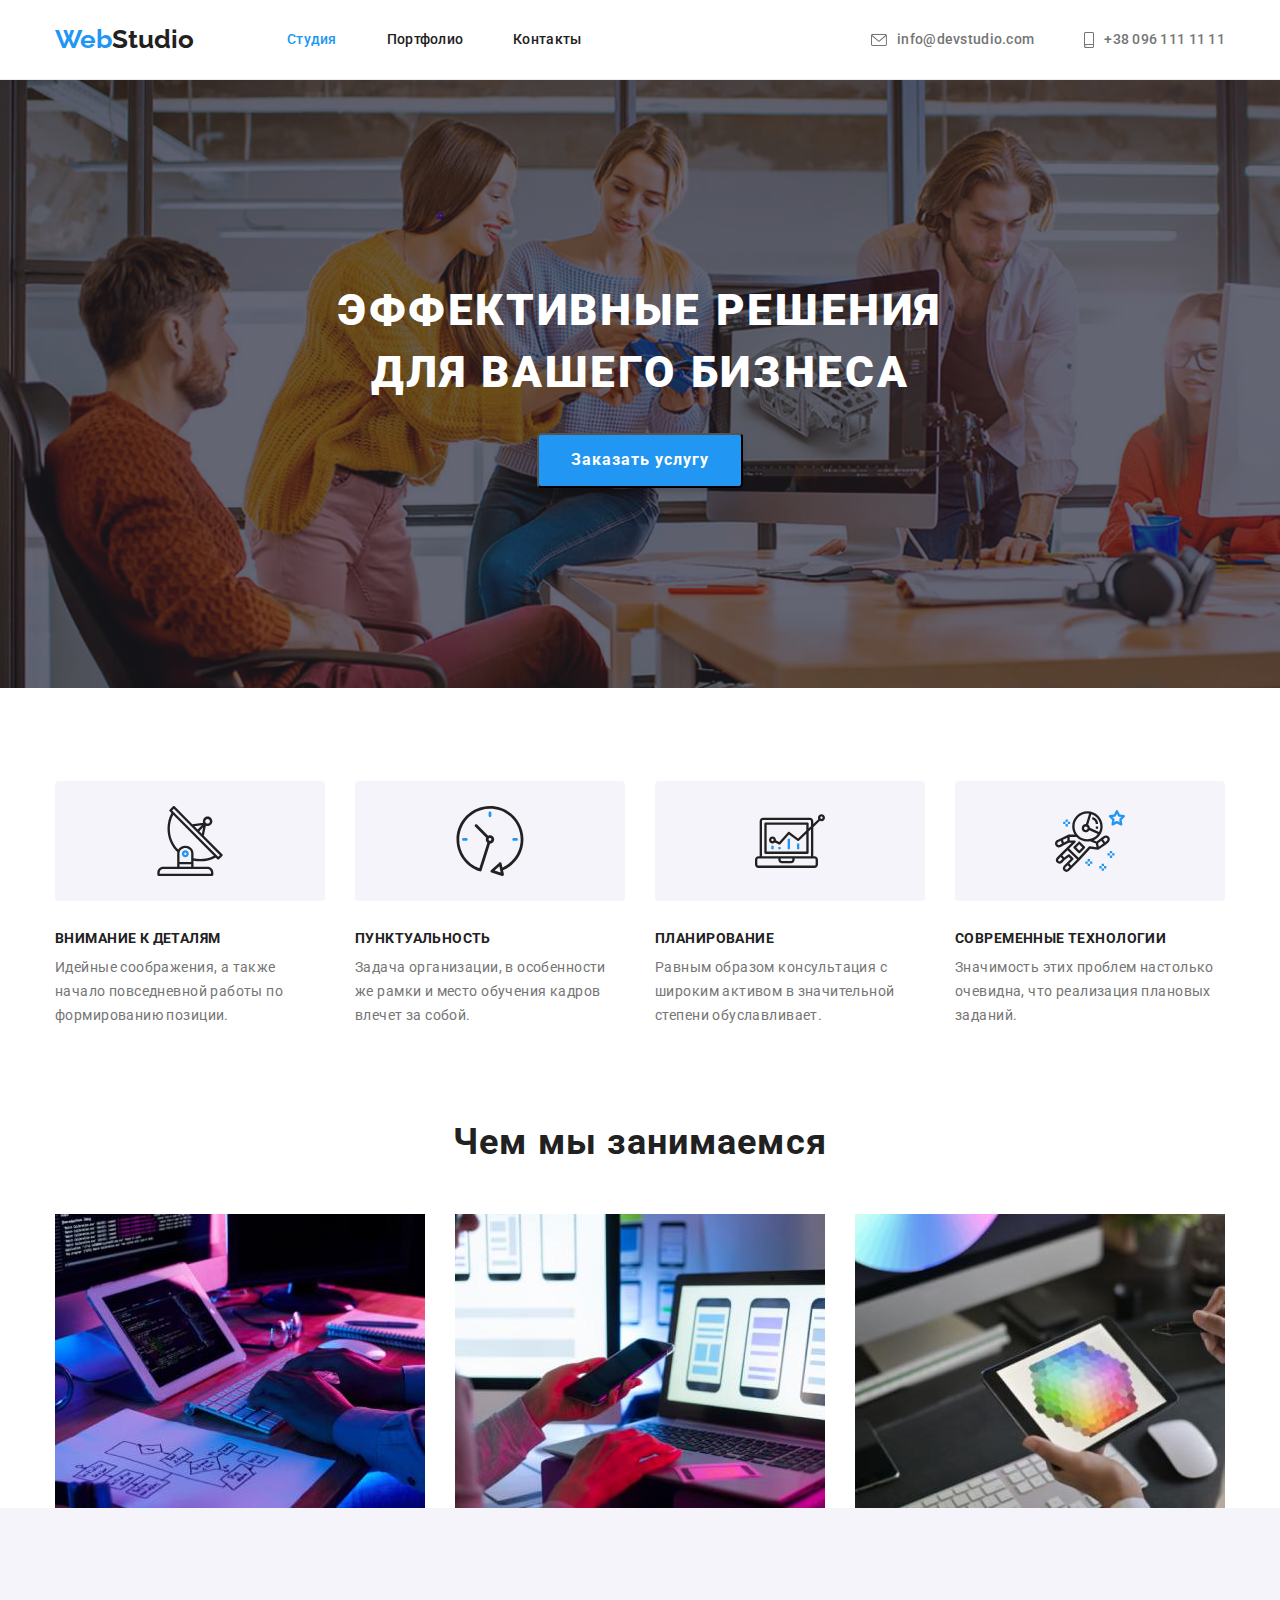
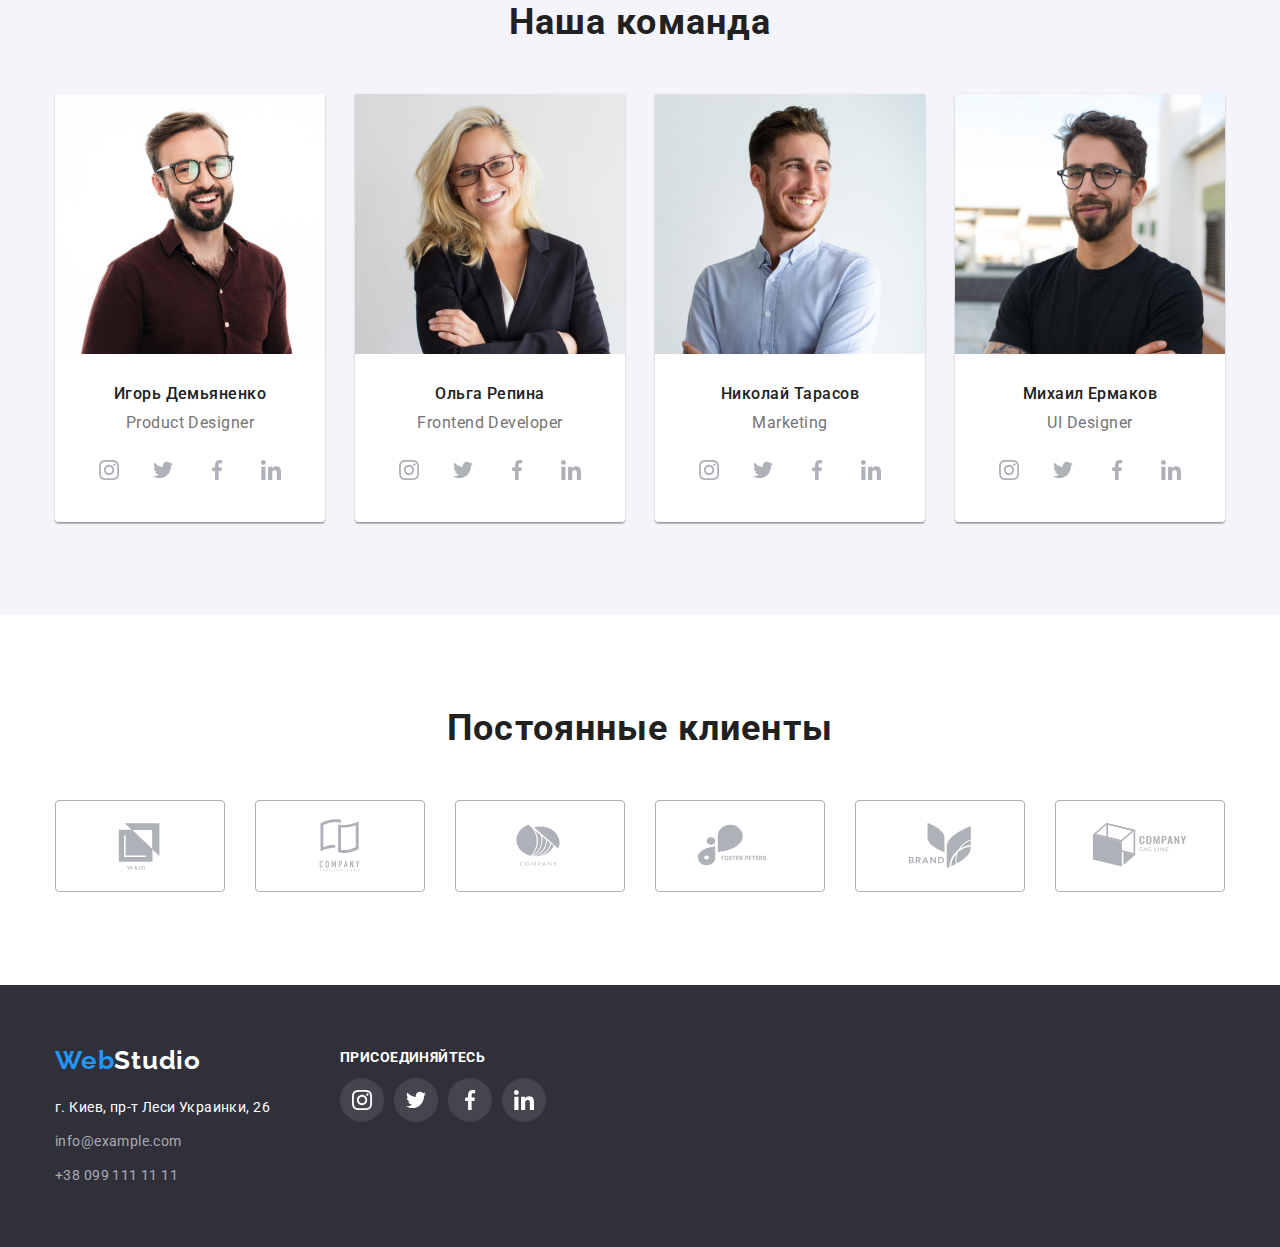
<file: index.html>
<!DOCTYPE html>
<html lang="ru">
  <head>
    <meta charset="UTF-8" />
    <meta http-equiv="X-UA-Compatible" content="IE=edge" />
    <meta name="viewport" content="width=device-width, initial-scale=1.0" />
    <title>Web Studio</title>
    <link
      rel="stylesheet"
      href="https://cdnjs.cloudflare.com/ajax/libs/modern-normalize/1.0.0/modern-normalize.min.css"/>
    <link rel="preconnect" href="https://fonts.googleapis.com" />
    <link rel="preconnect" href="https://fonts.gstatic.com" crossorigin />
    <link
      href="https://fonts.googleapis.com/css2?family=Raleway:wght@700&family=Roboto:wght@400;500;700;900&display=swap"
      rel="stylesheet"/>
    <link rel="stylesheet" href="./css/styles.css" />
  </head>
  <body>
    <!--Шапка сайта-->
    <header class="header">
      <div class="container">
        <nav class="nav">
          <a class="logo" href="./index.html"
            ><span class="accent">Web</span>Studio</a>

          <ul class="site-nav">
            <li class="saitt-nav-list">
              <a class="link active" href="./index.html">Студия</a>
            </li>
            <li class="saitt-nav-list">
              <a class="link" href="./portfolio.html">Портфолио</a>
            </li>
            <li class="saitt-nav-list">
              <a class="link" href="">Контакты</a>
            </li>
          </ul>
        </nav>

        <ul class="adres-lin">
          <li class="link-links">
            <a class="adres-link" href="mailto:info@devstudio.com" ><svg class="adrec-icon" width="16" height="12" ><use href="./images/sprait.svg#icon-mail"></use></svg> info@devstudio.com</a>
          </li>
          <li class="link-links tel">
            <a class="adres-link" href="tel:+380961111111"><svg class="adrec-icon" width="10" height="16" ><use href="./images/sprait.svg#icon-phone"></use></svg>+38 096 111 11 11</a>
          </li>
        </ul>
      </div>
    </header>

    <main>
      <!--Герой-->
      <section class="hero">
        <div class="container">
          <h1 class="hero-text">Эффективные решения для вашего бизнеса</h1>
          <button class="button-hero" type="button">Заказать услугу</button>
        </div>
      </section>
      <!--Особенности-->
      <section class="section">
        <!-- <h2 class="features">Особинности</h2> -->
        <div class="container specifics">

          <ul class="section-titel">
            <li class="specifics-list">
              <div class="sprcific-card">
                <svg class="specifics-icon" width="70" height="70"><use  href="./images/sprait.svg#icon-antenna"></use></svg>
              </div>
              <h3 class="titel-features">Внимание к деталям</h3>
              <p class="list-feat">
                Идейные соображения, а также начало повседневной работы по
                формированию позиции.
              </p>
            </li>

            <li class="specifics-list">
              <div class="sprcific-card">
                <svg class="specifics-icon" width="70" height="70"><use  href="./images/sprait.svg#icon-clock"></use></svg>
              </div>
              <h3 class="titel-features">Пунктуальность</h3>
              <p class="list-feat">
                Задача организации, в особенности же рамки и место обучения
                кадров влечет за собой.
              </p>
            </li>
            <li class="specifics-list">
              <div class="sprcific-card">
                <svg class="specifics-icon" width="70" height="70"><use href="./images/sprait.svg#icon-diagram"></use></svg>
              </div>
              <h3 class="titel-features">Планирование</h3>
              <p class="list-feat">
                Равным образом консультация с широким активом в значительной
                степени обуславливает.
              </p>
            </li>
            <li class="specifics-list">
              <div class="sprcific-card">
                <svg class="specifics-icon" width="70" height="70"><use href="./images/sprait.svg#icon-astronaut"></use></svg>
              </div>
              <h3 class="titel-features">Современные технологии</h3>
              <p class="list-feat">
                Значимость этих проблем настолько очевидна, что реализация
                плановых заданий.
              </p>
            </li>
          </ul>
        </div>
      </section>
      <!--Чем ми занимаемся-->

      <section>
        <div class="container">
          <h2 class="about-title">Чем мы занимаемся</h2>
            <ul class="foto">
              <li class="foto-list">
                <img
                  src="./images/disain.jpg"
                  alt="проектируємо розробляємо"
                  width="370"/>
              </li>
              <li class="foto-list">
                <img
                  src="./images/work.jpg"
                  alt="розробляемо на разниє устройства"
                  width="370"/>
              </li>
              <li class="foto-list">
                <img
                  src="./images/app.jpg"
                  alt="тестируєм и запускаєм"
                  width="370"/>
              </li>
            </ul>
        </div>
      </section>
      <!--Команда-->
      <section class="section team">
        <div class="container teams-section">
          <h2 class="team-titel">Наша команда</h2>
          <ul class="team-list">
            <li class="team-card">
              <img src="./images/1.jpg" alt="сотрудник" width="270" />
              <div class="team-cart-conteiner">
                <h3 class="team-name">Игорь Демьяненко</h3>
                <p class="team-position">Product Designer</p>
                <ul class="soc-list">
                  <li class="soc-item"><a class="soc-link" href=""><svg class="icon" width="20" height="20"><use href="./images/sprait.svg#icon-instagram"></use></svg> </a></li>
                  <li class="soc-item"><a class="soc-link" href=""><svg class="icon" width="20" height="20"><use href="./images/sprait.svg#icon-twitter"></use></svg></a></li>
                  <li class="soc-item"><a class="soc-link" href=""><svg class="icon" width="20" height="20"><use href="./images/sprait.svg#icon-facebook"></use></svg></a></li>
                  <li class="soc-item"><a class="soc-link" href=""><svg class="icon" width="20" height="20"><use href="./images/sprait.svg#icon-linkedin-1"></use></svg></a></li>
                </ul>
              </div>
         
            </li>
            <li class="team-card">
              <img src="./images/2.jpg" alt="сотруднік" width="270" />
              <div class="team-cart-conteiner">
                <h3 class="team-name">Ольга Репина</h3>
                <p class="team-position">Frontend Developer</p>
                <ul class="soc-list">
                  <li class="soc-item"><a class="soc-link" href=""><svg class="icon" width="20" height="20"><use href="./images/sprait.svg#icon-instagram"></use></svg> </a></li>
                  <li class="soc-item"><a class="soc-link" href=""><svg class="icon" width="20" height="20"><use href="./images/sprait.svg#icon-twitter"></use></svg></a></li>
                  <li class="soc-item"><a class="soc-link" href=""><svg class="icon" width="20" height="20"><use href="./images/sprait.svg#icon-facebook"></use></svg></a></li>
                  <li class="soc-item"><a class="soc-link" href=""><svg class="icon" width="20" height="20"><use href="./images/sprait.svg#icon-linkedin-1"></use></svg></a></li>
                </ul>
              </div>
           
            </li>
            <li class="team-card">
              <img src="./images/3.jpg" alt="сотрудник" width="270" />
              <div class="team-cart-conteiner">
                <h3 class="team-name">Николай Тарасов</h3>
                <p class="team-position">Marketing</p>
                <ul class="soc-list">
                  <li class="soc-item"><a class="soc-link" href=""><svg class="icon" width="20" height="20"><use href="./images/sprait.svg#icon-instagram"></use></svg> </a></li>
                  <li class="soc-item"><a class="soc-link" href=""><svg class="icon" width="20" height="20"><use href="./images/sprait.svg#icon-twitter"></use></svg></a></li>
                  <li class="soc-item"><a class="soc-link" href=""><svg class="icon" width="20" height="20"><use href="./images/sprait.svg#icon-facebook"></use></svg></a></li>
                  <li class="soc-item"><a class="soc-link" href=""><svg class="icon" width="20" height="20"><use href="./images/sprait.svg#icon-linkedin-1"></use></svg></a></li>
                </ul>
              </div>
         
            </li>
            <li class="team-card">
              <img src="./images/4.jpg" alt="сотруднік" width="270" />
              <div class="team-cart-conteiner">
                <h3 class="team-name">Михаил Ермаков</h3>
              <p class="team-position">UI Designer</p>
              <ul class="soc-list">
                <li class="soc-item"><a class="soc-link" href=""><svg class="icon" width="20" height="20"><use href="./images/sprait.svg#icon-instagram"></use></svg> </a></li>
                <li class="soc-item"><a class="soc-link" href=""><svg class="icon" width="20" height="20"><use href="./images/sprait.svg#icon-twitter"></use></svg></a></li>
                <li class="soc-item"><a class="soc-link" href=""><svg class="icon" width="20" height="20"><use href="./images/sprait.svg#icon-facebook"></use></svg></a></li>
                <li class="soc-item"><a class="soc-link" href=""><svg class="icon" width="20" height="20"><use href="./images/sprait.svg#icon-linkedin-1"></use></svg></a></li>
              </ul>
              </div>
              
            </li>
          </ul>
        </div>
      </section>
      <!-- Компаніі -->
      <section class="section">
      <div class="container compani">
        <h2 class="compani-titel">Постоянные клиенты</h2>
        <ul class="compani-list">
          <li class="compani-item"><a class="compani-link" href=""><svg class="icon-compani" width="106" height="60"><use href="./images/sprait.svg#icon-compani_one"></use></svg></a></li>
          <li class="compani-item"><a class="compani-link" href=""><svg class="icon-compani" width="106" height="60"><use href="./images/sprait.svg#icon-compani_tuo"></use></svg></a></li>
          <li class="compani-item"><a class="compani-link" href=""><svg class="icon-compani" width="106" height="60"><use href="./images/sprait.svg#icon-compani_trri"></use></svg></a></li>
          <li class="compani-item"><a class="compani-link" href=""><svg class="icon-compani" width="106" height="60"><use href="./images/sprait.svg#icon-compani_zitiri"></use></svg></a></li>
          <li class="compani-item"><a class="compani-link" href=""><svg class="icon-compani" width="106" height="60"><use href="./images/sprait.svg#icon-compani_fife"></use></svg></a></li>
          <li class="compani-item"><a class="compani-link" href=""><svg class="icon-compani" width="106" height="60"><use href="./images/sprait.svg#icon-compani_six"></use></svg></a></li>
  </ul>

      </div>
      </section >

    </main>

    <!--Подвал-->
    <footer class="footer">
      <div class="container futerr-soc">
        <div class="fut-coteiner">
        <a class="logo-footer" href="./index.html">Web<span class="accent-footer">Studio</span></a>
        <address class="adres-list">
          <ul >
            <li class="adres-list-text">
              <a
                class="footer-adres"
                href="https://www.google.com/maps/place/%D0%B1%D1%83%D0%BB.+%D0%9B%D0%B5%D1%81%D0%B8+%D0%A3%D0%BA%D1%80%D0%B0%D0%B8%D0%BD%D0%BA%D0%B8,+26,+%D0%9A%D0%B8%D0%B5%D0%B2,+02000/@50.4265807,30.5361971,17z/data=!3m1!4b1!4m5!3m4!1s0x40d4cf0e033ecbe9:0x57a4dffefec77da0!8m2!3d50.4265807!4d30.5383858"
                target="_blank">г. Киев, пр-т Леси Украинки, 26</a>
            </li>
            <li class="adres-list-text">
              <a class="footer-contact" href="mailto:info@example.com">info@example.com</a>
            </li>
            <li class="adres-list-text">
              <a class="footer-contact" href="tel:+380991111111">+38 099 111 11 11</a>
            </li>
          </ul>
        </address>
      </div>
      <div class="fuuter-soc-lisr">
      <h3 class="footer-taitel">присоединяйтесь</h3>
        <ul class="soc-list">
          <li class="soc-item"><a class="soc-link ftr" href=""><svg class="icon-footer" width="20" height="20"><use href="./images/sprait.svg#icon-instagram"></use></svg> </a></li>
          <li class="soc-item"><a class="soc-link ftr" href=""><svg class="icon-footer" width="20" height="20"><use href="./images/sprait.svg#icon-twitter"></use></svg></a></li>
          <li class="soc-item"><a class="soc-link ftr" href=""><svg class="icon-footer" width="20" height="20"><use href="./images/sprait.svg#icon-facebook"></use></svg></a></li>
          <li class="soc-item"><a class="soc-link ftr" href=""><svg class="icon-footer" width="20" height="20"><use href="./images/sprait.svg#icon-linkedin-1"></use></svg></a></li>
        </ul>  
      </div>  
      </div>
    </footer>
  </body>
</html>
</file>
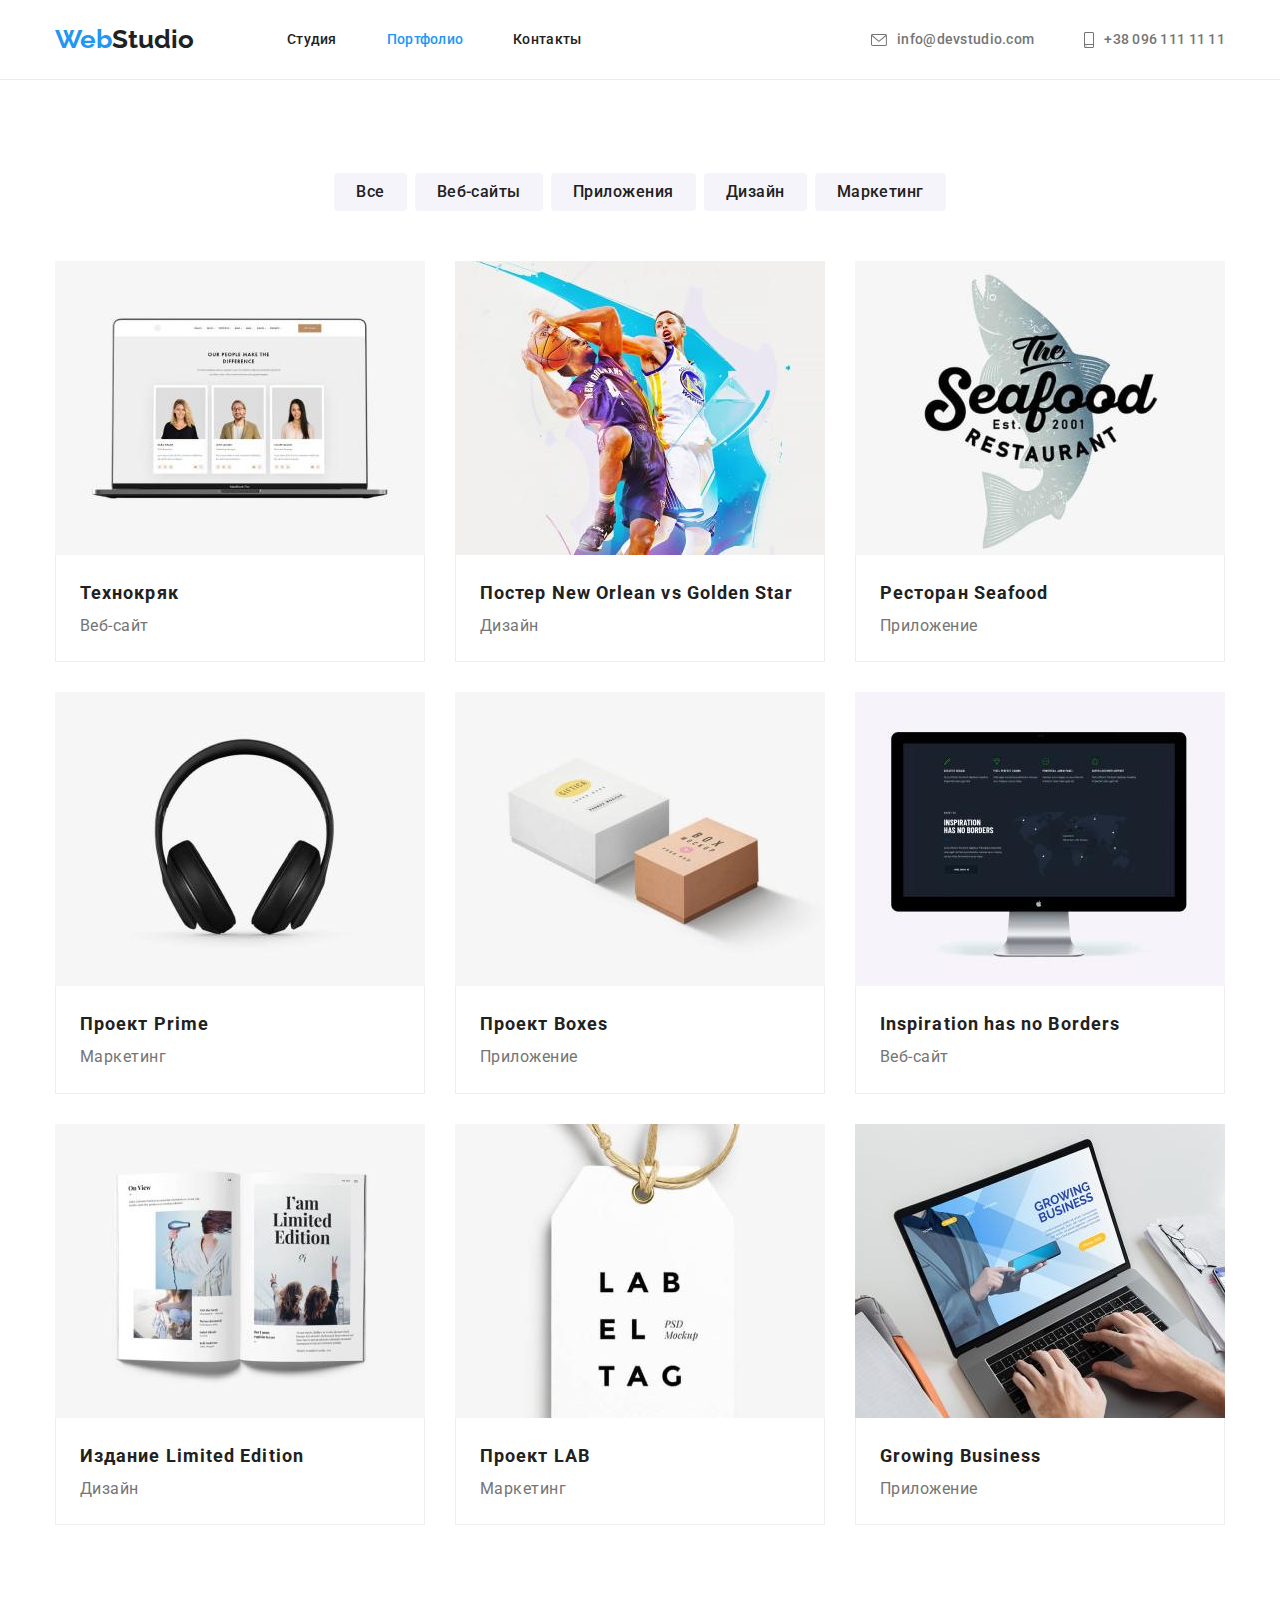
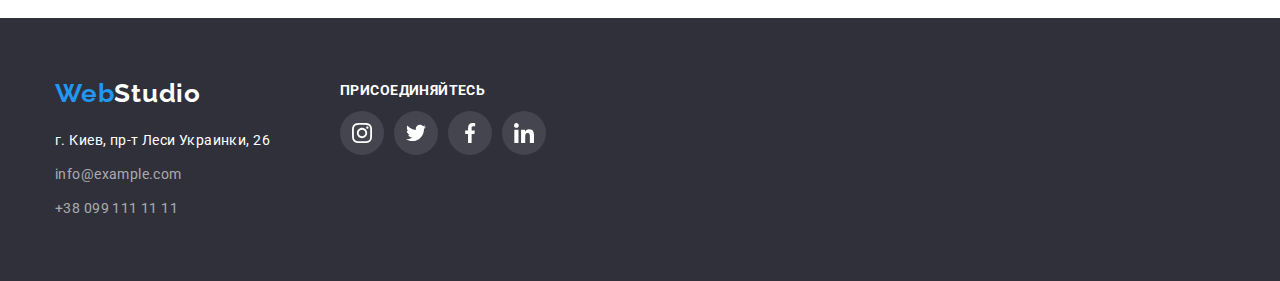
<file: portfolio.html>
<!DOCTYPE html>
<html lang="en">
  <head>
    <meta charset="UTF-8" />
    <meta http-equiv="X-UA-Compatible" content="IE=edge" />
    <meta name="viewport" content="width=device-width, initial-scale=1.0" />
    <title>Portfolio</title>
    <link
    rel="stylesheet"
    href="https://cdnjs.cloudflare.com/ajax/libs/modern-normalize/1.0.0/modern-normalize.min.css"
  />
    <link rel="preconnect" href="https://fonts.googleapis.com">
<link rel="preconnect" href="https://fonts.gstatic.com" crossorigin>
<link href="https://fonts.googleapis.com/css2?family=Raleway:wght@700&family=Roboto:wght@400;500;700;900&display=swap" rel="stylesheet">
    <link rel="stylesheet" href="./css/styles.css" />
    
  </head>

    <!--Шапка-->
  <body>
    <!--Шапка сайта-->
    <header class="header">
      <div class="container">
        <nav class="nav">
          <a class="logo" href="./index.html"><span class="accent">Web</span>Studio</a>

          <ul class="site-nav">
            <li class="saitt-nav-list">
              <a class="link " href="./index.html">Студия</a>
            </li>
            <li class="saitt-nav-list">
              <a class="link active" href="./portfolio.html">Портфолио</a>
            </li>
            <li class="saitt-nav-list">
              <a class="link" href="">Контакты</a>
            </li>
          </ul>
        </nav>

        <ul class="adres-lin">
          <li class="link-links">
            <a class="adres-link" href="mailto:info@devstudio.com" ><svg class="adrec-icon" width="16" height="12" ><use href="./images/sprait.svg#icon-mail"></use></svg> info@devstudio.com</a>
          </li>
          <li class="link-links tel">
            <a class="adres-link" href="tel:+380961111111"><svg class="adrec-icon" width="10" height="16" ><use href="./images/sprait.svg#icon-phone"></use></svg>+38 096 111 11 11</a>
          </li>
        </ul>
      </div>
    </header>

    <main>
      <!--Уникальни контент-->
      <section class="section">
        <div class="container"> 
          <!-- <h1>Наши роботи</h1> -->
        <!--кнопки-->
        <ul class="button-container">
          <li class="button-list"><button type="button" class="button">Все</button></li>
          <li class="button-list"><button type="button" class="button">Веб-сайты</button></li>
          <li class="button-list"><button type="button" class="button">Приложения</button></li>
          <li class="button-list"><button type="button" class="button">Дизайн</button></li>
          <li class="button-list"><button type="button" class="button">Маркетинг</button></li>
        </ul>
        <ul class="content-proekt">
          <li class="content-card">
           <a cllas="card-links" href=""> <img src="./images/img1(1).jpg" alt="ноутбук з откритим сайтом" width="370" />
           <div class="card-text">
            <h2 class="subtitle">Технокряк</h2>
            <p class="desc">Веб-сайт</p>
           </div>
          </a>
          </li>
          <li class="content-card">
            <a  cllas="card-links" href=""><img src="./images/img2(1).jpg" alt="два баскетболиста" width="370" />
            <div class="card-text">
              <h2 class="subtitle">Постер New Orlean vs Golden Star</h2>
              <p class="desc">Дизайн</p>
            </div>
          </a>
          </li>
          <li class="content-card">
            <a cllas="card-links" href=""><img src="./images/img3(1).jpg" alt="риба и логотип ресторана" width="370" />
            <div class="card-text">
              <h2 class="subtitle">Ресторан Seafood</h2>
              <p class="desc">Приложение</p>
            </div>
          </a> 
          </li>
          <li class="content-card">
             <a cllas="card-links" href=""><img src="./images/img4(1).jpg" alt="наушникы" width="370" />
             <div class="card-text">
              <h2 class="subtitle">Проект Prime</h2>
              <p class="desc">Маркетинг</p>
             </div>
            </a>
          </li>
          <li class="content-card">
             <a  cllas="card-links" href=""><img src="./images/img5(1).jpg" alt="две каробки" width="370" />
             <div class="card-text">
              <h2 class="subtitle">Проект Boxes</h2>
              <p class="desc">Приложение</p>
             </div>
            </a>
          </li>
          <li class="content-card">
             <a cllas="card-links" href=""><img src="./images/img6(1).jpg" alt="монитор з откритым сайтом" width="370" />
             <div class="card-text">
              <h2 class="subtitle">Inspiration has no Borders</h2>
              <p class="desc">Веб-сайт</p>
             </div>
            </a>
          </li>
          <li class="content-card">
             <a cllas="card-links" href=""><img src="./images/img7(1).jpg" alt="открытая книга" width="370" />
             <div class="card-text">
              <h2 class="subtitle">Издание Limited Edition</h2>
              <p class="desc">Дизайн</p>
             </div>
            </a>
          </li>
          <li class="content-card">
             <a  cllas="card-links" href=""><img src="./images/img8(1).jpg" alt="лейба" width="370" />
             <div class="card-text">
              <h2 class="subtitle">Проект LAB</h2>
              <p class="desc">Маркетинг</p>
             </div>
            </a>
          </li>
          <li class="content-card">
             <a cllas="card-links" href=""><img src="./images/img9(1).jpg" alt="печитают на ноутбуке" width="370" />
             <div class="card-text">
              <h2 class="subtitle">Growing Business</h2>
              <p class="desc">Приложение</p>
             </div>
            </a>
          </li>
        </ul>
        </div>
      </section>
    </main>
    <!--Подвал-->
    <footer class="footer">
      <div class="container futerr-soc">
        <div class="fut-coteiner">
        <a class="logo-footer" href="./index.html">Web<span class="accent-footer">Studio</span></a>
        <address class="adres-list">
          <ul >
            <li class="adres-list-text">
              <a
                class="footer-adres"
                href="https://www.google.com/maps/place/%D0%B1%D1%83%D0%BB.+%D0%9B%D0%B5%D1%81%D0%B8+%D0%A3%D0%BA%D1%80%D0%B0%D0%B8%D0%BD%D0%BA%D0%B8,+26,+%D0%9A%D0%B8%D0%B5%D0%B2,+02000/@50.4265807,30.5361971,17z/data=!3m1!4b1!4m5!3m4!1s0x40d4cf0e033ecbe9:0x57a4dffefec77da0!8m2!3d50.4265807!4d30.5383858"
                target="_blank">г. Киев, пр-т Леси Украинки, 26</a>
            </li>
            <li class="adres-list-text">
              <a class="footer-contact" href="mailto:info@example.com">info@example.com</a>
            </li>
            <li class="adres-list-text">
              <a class="footer-contact" href="tel:+380991111111">+38 099 111 11 11</a>
            </li>
          </ul>
        </address>
      </div>
      <div class="fuuter-soc-lisr">
      <h3 class="footer-taitel">присоединяйтесь</h3>
        <ul class="soc-list">
          <li class="soc-item"><a class="soc-link ftr" href=""><svg class="icon-footer" width="20" height="20"><use href="./images/sprait.svg#icon-instagram"></use></svg> </a></li>
          <li class="soc-item"><a class="soc-link ftr" href=""><svg class="icon-footer" width="20" height="20"><use href="./images/sprait.svg#icon-twitter"></use></svg></a></li>
          <li class="soc-item"><a class="soc-link ftr" href=""><svg class="icon-footer" width="20" height="20"><use href="./images/sprait.svg#icon-facebook"></use></svg></a></li>
          <li class="soc-item"><a class="soc-link ftr" href=""><svg class="icon-footer" width="20" height="20"><use href="./images/sprait.svg#icon-linkedin-1"></use></svg></a></li>
        </ul>  
      </div>  
      </div>
    </footer>
  </body>
</html>
</file>
<file: css/styles.css>
:root {
  --primery-text-color: #757575;
  --title-text-color: #212121;
  --accent-color: #2196f3;
  --primery-white-color: #fff;
  --fon-color: #2f303a;
}

body {
  color: var(--primery-text-color);
  background-color: var(--primery-white-color);
  font-style: normal;
  font-family: Roboto, sans-serif;
  font-weight: 400;
  font-size: 14px;
}

h1,
h2,
h3,
h4,
h5,
h6,
p {
  margin: 0;
}

ul {
  margin: 0;
  padding-left: 0;
}
li {
  list-style-type: none;
  /* Убираем маркеры */
}

a {
  text-decoration: none;
}

img {
  display: block;
}
 
.container {
  width: 1200px;
  padding: 0 15px;
  margin: 0 auto;

}

.section {
  padding: 93px 0;
}

/*шапка */
.header {
  padding: 24px 0;
  border-bottom: 1px solid #ECECEC;
  background-color: #FFFFFF;
  
}

.header .container {
  display: flex;
  align-items: center;
}

.logo {
  color: #212121;
  font-family: "Raleway";
  font-weight: 700;
  font-size: 26px;
  line-height: 1.2;
  margin-right: 93px;
}

.nav {
  display: flex;
  align-items: center;
}

.site-nav {
  display: flex;
  align-items: center;
}

.saitt-nav-list {
  margin-right: 50px;
}

.adres-lin {
  display: flex;
  align-items: center;
}
/* .link-links{
  display: block;
  display: flex;
  align-items: center;
} */

.adres-lin {
  margin-left: auto;
}

.tel {
  margin-left: 50px;
}

.accent {
  color: #2196f3;
}

.site-nav .link {
  font-weight: 500;
  font-size: 14px;
  line-height: 1.1;
  letter-spacing: 0.02em;
  color: var(--title-text-color);
}

.site-nav .link:hover,
.site-nav .link:focus {
  color: var(--accent-color);
}

.site-nav .active {
  color: var(--accent-color);
}

.adres-link {
  font-weight: 500;
  font-size: 14px;
  line-height: 1.1;
  letter-spacing: 0.02em;
  color: #757575;
  display: flex;
  align-items: center;
}
.adrec-icon{
  display: block;
  fill: currentColor;
  margin-right: 10px;

}
.adres-link:hover,
.adres-link:focus {
  color: var(--accent-color);
}

/* hero */

.hero {
  background: #2f303a;
  padding: 200px 0;
  background-image: linear-gradient(rgba(47, 48, 58, 0.4), rgba(47, 48, 58, 0.4)),
   url(../images/fons.png);
   background-size: cover;
   max-width: 1600px;
   margin: 0 auto;
   background-repeat: no-repeat;
  
}

.hero-text {
  font-weight: 900;
  font-size: 44px;
  line-height: 1.4;
  text-align: center;
  letter-spacing: 0.06em;
  text-transform: uppercase;
  color: var(--primery-white-color);
  width: 696px;
  margin: 0 auto;
  margin-bottom: 30px;
}

.hero-text {
  text-transform: uppercase;
}

.button-hero {
  font-weight: 700;
  font-size: 16px;
  line-height: 1.9;
  font-family: inherit;

  align-items: center;
  text-align: center;
  letter-spacing: 0.06em;
  color: var(--primery-white-color);
  background: var(--accent-color);
  box-shadow: 0px 4px 4px rgba(0, 0, 0, 0.15);
  border-radius: 4px;
  margin: 0 auto;
  display: block;
  min-width: 200px;
  padding: 10px 32px;
}

/* особиности  */
.specifics {
  display: flex;
  align-items: center;
}

.section-titel {
  display: flex;
  align-items: center;
}

.specifics-list {
  width: 270px;
  margin-right: 30px;
}

/* .specifics-list:not(:last-child) {
  margin: 0;
} */

.features {
  color: #212121;
}

.titel-features {
  font-weight: 700;
  font-size: 14px;
  line-height: 1.1;
  letter-spacing: 0.03em;
  text-transform: uppercase;
  color: var(--title-text-color);
  margin-bottom: 10px;
}

.list-feat {
  font-size: 14px;
  line-height: 1.7;
  letter-spacing: 0.03em;
}

.sprcific-card{
display: flex;
align-items: center;
justify-content: center;
  width: 270px;
  height: 120px;
  background: #F5F4FA;
  border-radius: 4px;
  margin-bottom: 30px;

}

/* про нас */
.about-title {
  font-weight: 700;
  font-size: 36px;
  line-height: 1.2;
  text-align: center;
  letter-spacing: 0.03em;
  color: var(--title-text-color);
  text-align: center;
  margin: 0 auto;
}

.they {
  display: flex;
  align-items: center;
}

.foto {
  display: flex;
  align-items: center;
  margin-top: 50px;
}

.foto-list {
  margin-right: 30px;
}

.foto-list:last-child {
  margin: 0;
}

.teams-section{
background-color:  #F5F4FA;
}

.team-list {
  display: flex;
  align-items: center;
}

.team-card {
  margin-right: 30px;
  box-shadow: 0px 1px 3px rgba(0, 0, 0, 0.12), 0px 1px 1px rgba(0, 0, 0, 0.14), 0px 2px 1px rgba(0, 0, 0, 0.2);
 border-radius: 0px 0px 4px 4px;
}

.team-card:last-child {
  margin: 0;
 
}
.team{
  background-color:  #F5F4FA;
}

.team-cart-conteiner{
  text-align: center;
  padding: 30px 10px ;
  background-color: var(--primery-white-color); 
  border-radius: 0px 0px 4px 4px;
}

.team-titel {
  font-weight: 700;
  font-size: 36px;
  line-height: 1.2;
  text-align: center;
  letter-spacing: 0.03em;
  color: var(--title-text-color);
  text-align: center;
  margin: 0 auto;
  margin-bottom: 50px;
}

.team-name {
  font-weight: 500;
  font-size: 16px;
  line-height: 19px;
  /* identical to box height */
  letter-spacing: 0.03em;
  color: var(--title-text-color);
  margin-bottom: 10px;
}

.team-position {
  font-size: 16px;
  line-height: 1.2;
  letter-spacing: 0.03em;
  margin-bottom: 16px;
}

.soc-list{
  display: flex;
  align-items: center;
  justify-content: center;
  
}
.soc-item{
  
  width: 44px;
  height: 44px;
  margin-right: 10px;
}
.soc-item:last-child{
  margin-right: 0;
}


.soc-link{
  display: flex;
  width: 100%;
  height: 100%;
  align-items: center;
  justify-content: center;
  border-radius: 50%;
}
 .ftr{
  background: rgba(255, 255, 255, 0.1);
}
.icon-footer{
  fill: var(--primery-white-color);
}
.soc-link:hover,.soc-link:focus{
  background-color: var(--accent-color);
}

.icon{
  fill: #AFB1B8;

}

.soc-link:hover .icon, .soc-link:focus .icon{
  fill: var(--primery-white-color);
}
/* компанії */

.compani-titel{
  
font-weight: 700;
font-size: 36px;
line-height: 1.16;
text-align: center;
letter-spacing: 0.03em;
color: #212121;
margin-bottom: 50px;
}
.compani-list{
  display: flex;
  justify-content: center;
  align-items: center;
}
.compani-item{
  width: 170px;
  height: 92px;
  margin-right: 30px;
}
.compani-item:last-child{
  margin-right: 0;
}
.compani-link{
  width: 100%;
  height: 100%;
  display: flex;
  align-items: center;
  justify-content: center;
  color: #AFB1B8;
  border: 1px solid #AFB1B8;
  box-sizing: border-box;
  border-radius: 4px;
}
.icon-compani{

  fill:currentColor;
  
}

.compani-link:hover,
.compani-link:focus{
  border-color:  var(--accent-color);
  color: var(--accent-color);
}



/* foter */
.footer {
  background: var(--fon-color);
  padding: 60px 0;
}

.logo-footer {
  font-family: "Raleway";
  font-weight: 700;
  font-size: 26px;
  line-height: 1.2;
  letter-spacing: 0.03em;
  color: var(--accent-color);
  margin-bottom: 20px;
  display: block;
}


.adres-list-text{
  margin-bottom: 10px;
}

.adres-list-text:last-child{
  margin: 0;
}

.accent-footer {
  color: var(--primery-white-color);
}

.footer-adres {
  font-size: 14px;
  line-height: 1.7;
  letter-spacing: 0.03em;
  font-style: normal;
  color: var(--primery-white-color);
}

.footer-adres:hover,
.footer-adres:focus {
  color: var(--accent-color);
}

.footer-contact {
  font-size: 14px;
  line-height: 1.7;
  letter-spacing: 0.03em;
  font-style: normal;
  color: rgba(255, 255, 255, 0.6);
}

.footer-contact:hover,
.footer-contact:focus {
  color: var(--accent-color);
}
.fut-coteiner{ 
   display: flex;
  flex-direction: column;
 
}
.futerr-soc{
  display: flex;
}
.footer-taitel{

font-weight: 700;
font-size: 14px;
line-height: 1.2px;
letter-spacing: 0.03em;
text-transform: uppercase;
color: #FFFFFF;
margin-bottom: 20px;
margin-right: auto;
}

.fuuter-soc-lisr{
  display: flex;
  align-items: center;
  flex-direction: column;
 margin-left: 70px;
 margin-top: 12px;

}
/* portfolio  */

.button {
  font-weight: 500;
  font-size: 16px;
  line-height: 1.6;
  text-align: center;
  letter-spacing: 0.03em;
  color: var(--title-text-color);
  background: #f5f4fa;
  border-radius: 4px;
  border: none;
  font-family: inherit;
  padding: 6px 22px;
}

.button:hover,
.button:focus {
  background: var(--accent-color);
  color: var(--primery-white-color);
}

.subtitle {
  font-weight: 700;
  font-size: 18px;
  line-height: 2;
  letter-spacing: 0.06em;
  color: var(--title-text-color);
}

.desc {
  font-size: 16px;
  line-height: 1.9;
  letter-spacing: 0.03em;
  color: var(--primery-text-color);
}

.saitt-nav-list .active{
  color: var(--accent-color);
}

.button-container{
  display: flex;
  align-items: center;
  justify-content: center;
  margin-bottom: 50px;

}

.content-proekt{
  display: flex;
  flex-wrap: wrap;
  margin-right: -30px;
  margin-bottom: -30px;
}

.card-links{
  display: block;

}

.content-card{
  width: calc((100% - 90px) / 3);
  margin-bottom: 30px;
  margin-right: 30px;
}
.content-card:hover,:focus{
  box-sizing: border-box;
  box-shadow: 0px 1px 1px rgba(0, 0, 0, 0.12), 0px 4px 4px rgba(0, 0, 0, 0.06), 1px 4px 6px rgba(0, 0, 0, 0.16);
}
  .card-text{
  padding: 20px 24px ;
  border-right: 1px solid #EEEEEE;
  border-bottom: 1px solid #EEEEEE;
  border-left: 1px solid #EEEEEE;
}

  .button-list{
  margin-right: 8px;

}
.button:hover,.button:focus{
  background-color: var(--accent-color);
  
  box-shadow: 0px 3px 1px rgba(0, 0, 0, 0.1), 0px 1px 2px rgba(0, 0, 0, 0.08), 0px 2px 2px rgba(0, 0, 0, 0.12);
  border-radius: 4px;
}


  .button-list:last-child{
  margin: 0;
}
</file>
